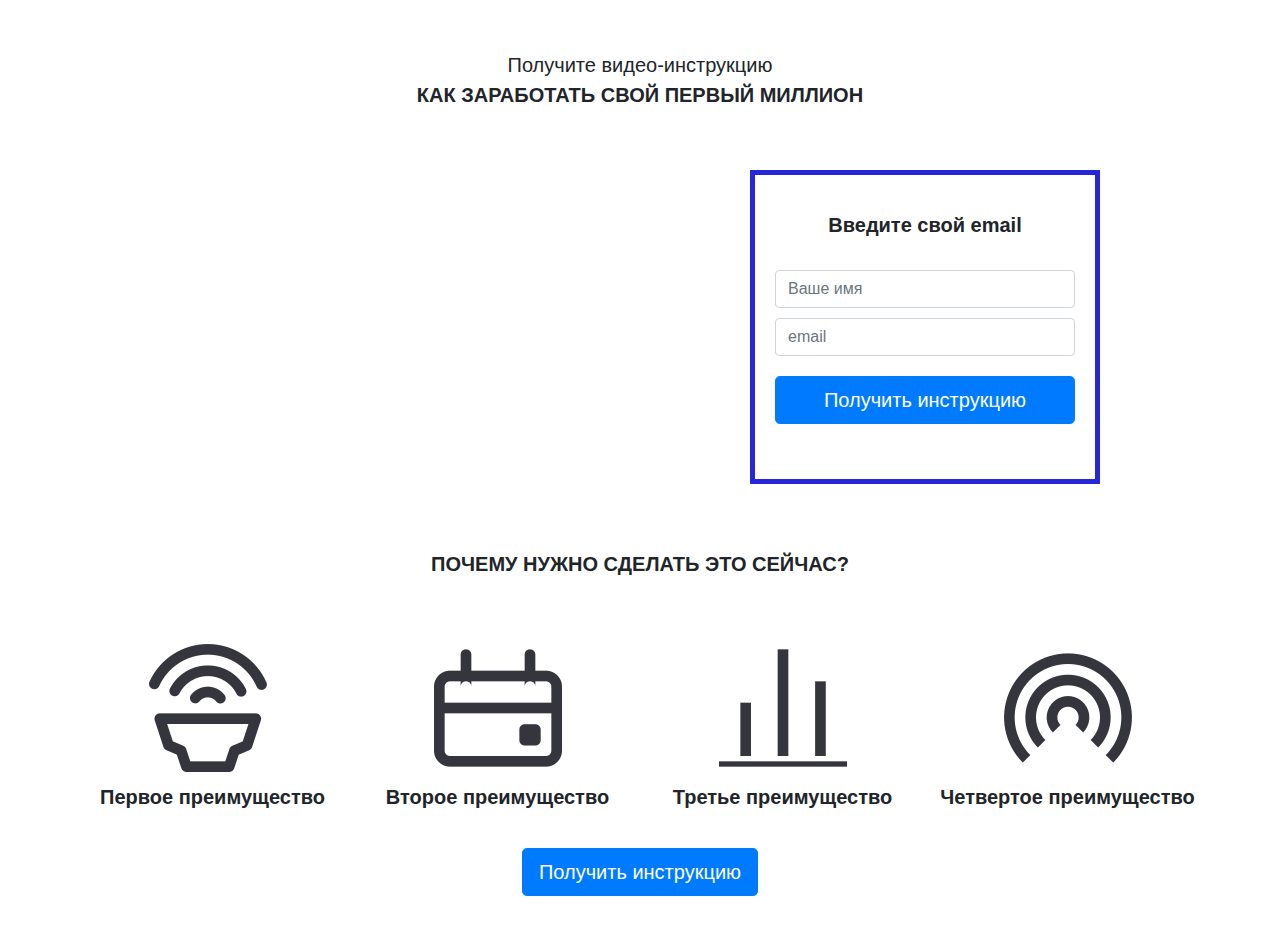
<file: FirstBootstrap/index.html>
<!DOCTYPE html>
<html lang="en">
<head>
	<meta charset="UTF-8">
	<meta name="viewport" content="width=device-width, initial-scale=1.0">
	<title>Document</title>
	<link rel="stylesheet" href="css/bootstrap.css"></link>
	<link rel="stylesheet" href="css/style.css"></link>
</head>
<body>
	
<div class="section">
	<div class="container">
		<div class="row">
			<div class="col-lg-6 mx-auto">
				<h1 class="header">
					<span>Получите видео-инструкцию</span>
					<strong>как заработать свой первый миллион</strong>
				</h1>
			</div>
		</div>
		<div class="row">
			<div class="col-lg-6 offset-lg-1">
				<iframe width="100%" height="315" src="https://www.youtube.com/embed/xpaurit-7u8" frameborder="0" allow="accelerometer; autoplay; encrypted-media; gyroscope; picture-in-picture" allowfullscreen></iframe>
			</div>
			<div class="col-lg-4">
				<div class="form">
					<p class="form-header text-center">Введите свой email</p>
					<form action="#">
						<input type="text" class="form-control input-group-lg" placeholder="Ваше имя">
						<input type="text" class="form-control input-group-lg" placeholder="email">
					</form>
					<button class="btn btn-primary btn-lg btn-block form-btn">Получить инструкцию</button>
				</div>
			</div>
		</div>
	</div>
</div>

<div class="section">
	<div class="container">
		<div class="row">
			<div class="col-lg-12">
				<h2 class="section-header text-uppercase text-center">Почему нужно сделать это сейчас?</h2>
			</div>
		</div>
		<div class="feature">
			<div class="row">
				<div class="col-lg-3 col-md-6">
					<div class="feature-box">
						<img src="img/1.png" alt="Первое преимущество">
						<p>Первое преимущество</p>
					</div>	
				</div>
				<div class="col-lg-3 col-md-6">
					<div class="feature-box">
						<img src="img/2.png" alt="Второе преимущество">
						<p>Второе преимущество</p>
					</div>
				</div>
				<div class="col-lg-3 col-md-6">
					<div class="feature-box">
						<img src="img/3.png" alt="Третье преимущество">
						<p>Третье преимущество</p>
					</div>
				</div>
				<div class="col-lg-3 col-md-6">
					<div class="feature-box">
						<img src="img/4.png" alt="Четвертое преимущество">
						<p>Четвертое преимущество</p>
					</div>
				</div>
			</div>
		</div>
		<button class="btn btn-primary btn-lg form-btn d-block text-center">Получить инструкцию</button>
	</div>
</div>

</body>
</html>
</file>
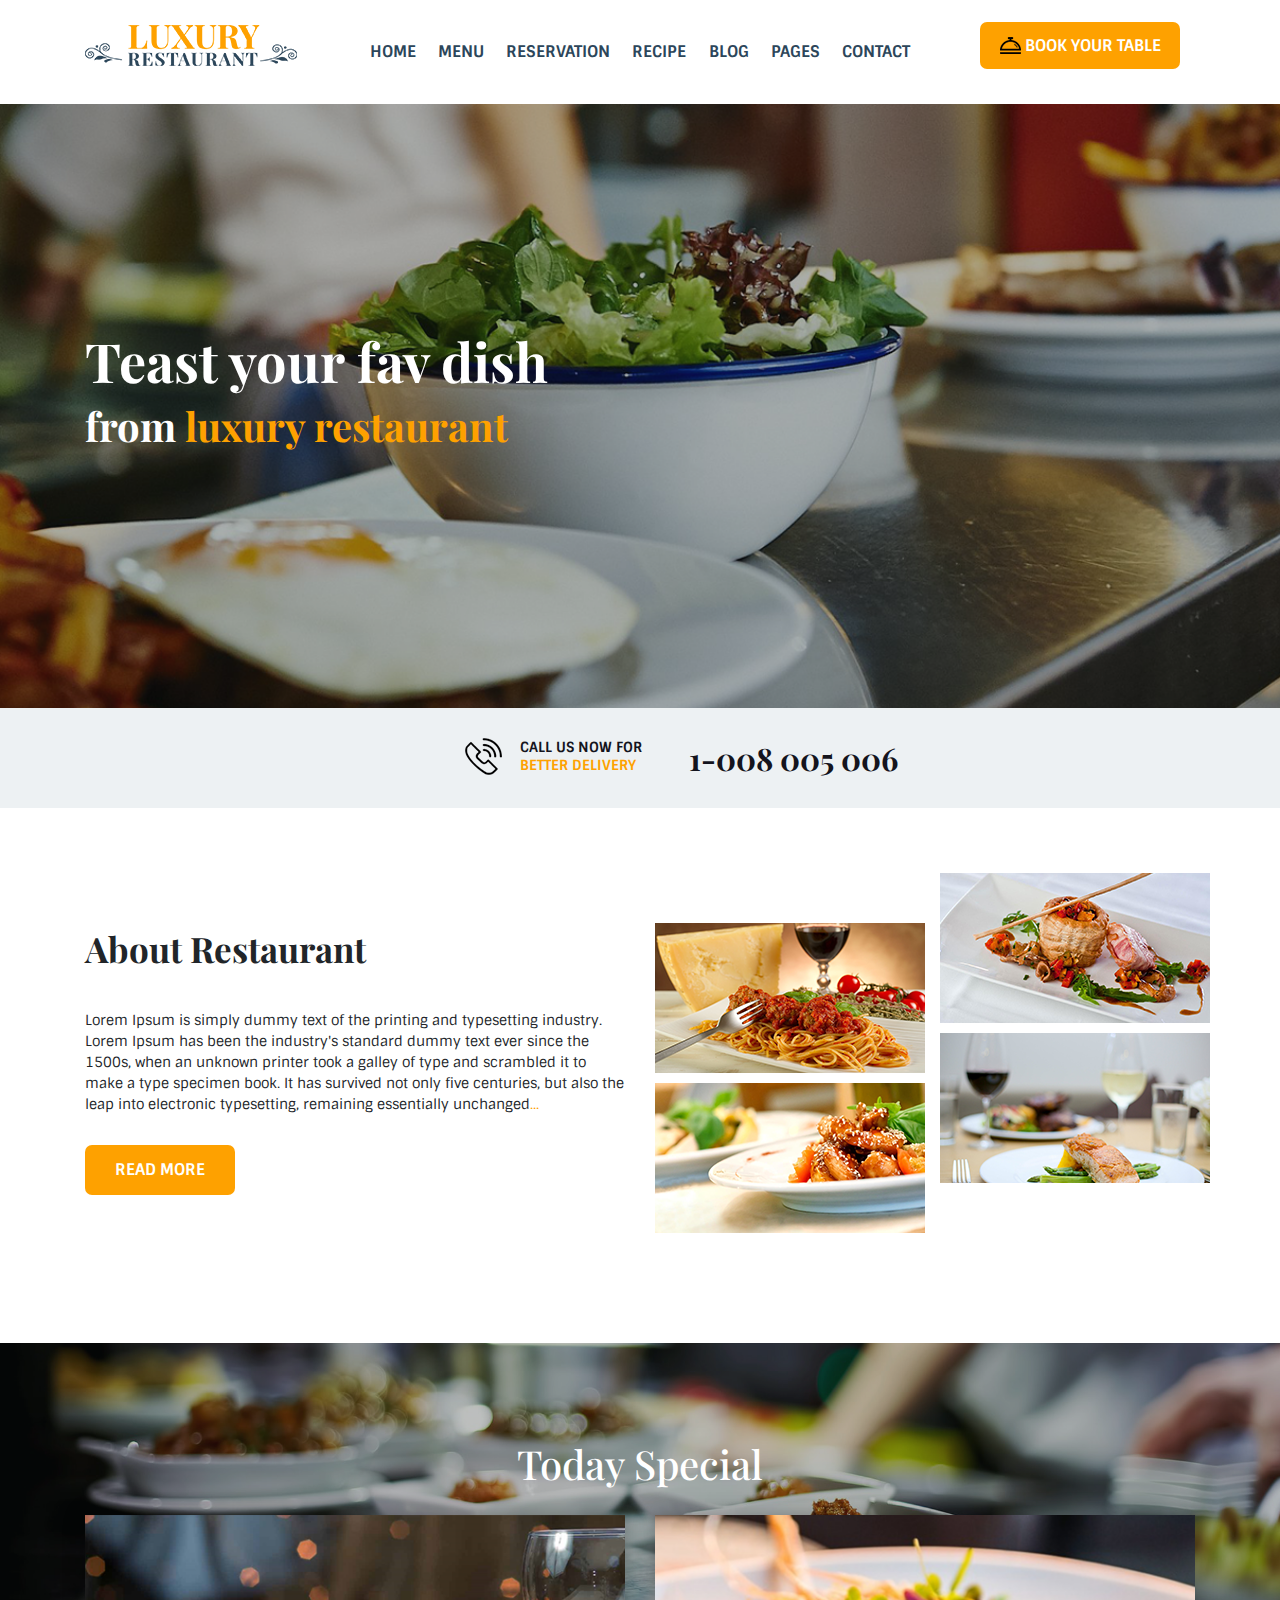
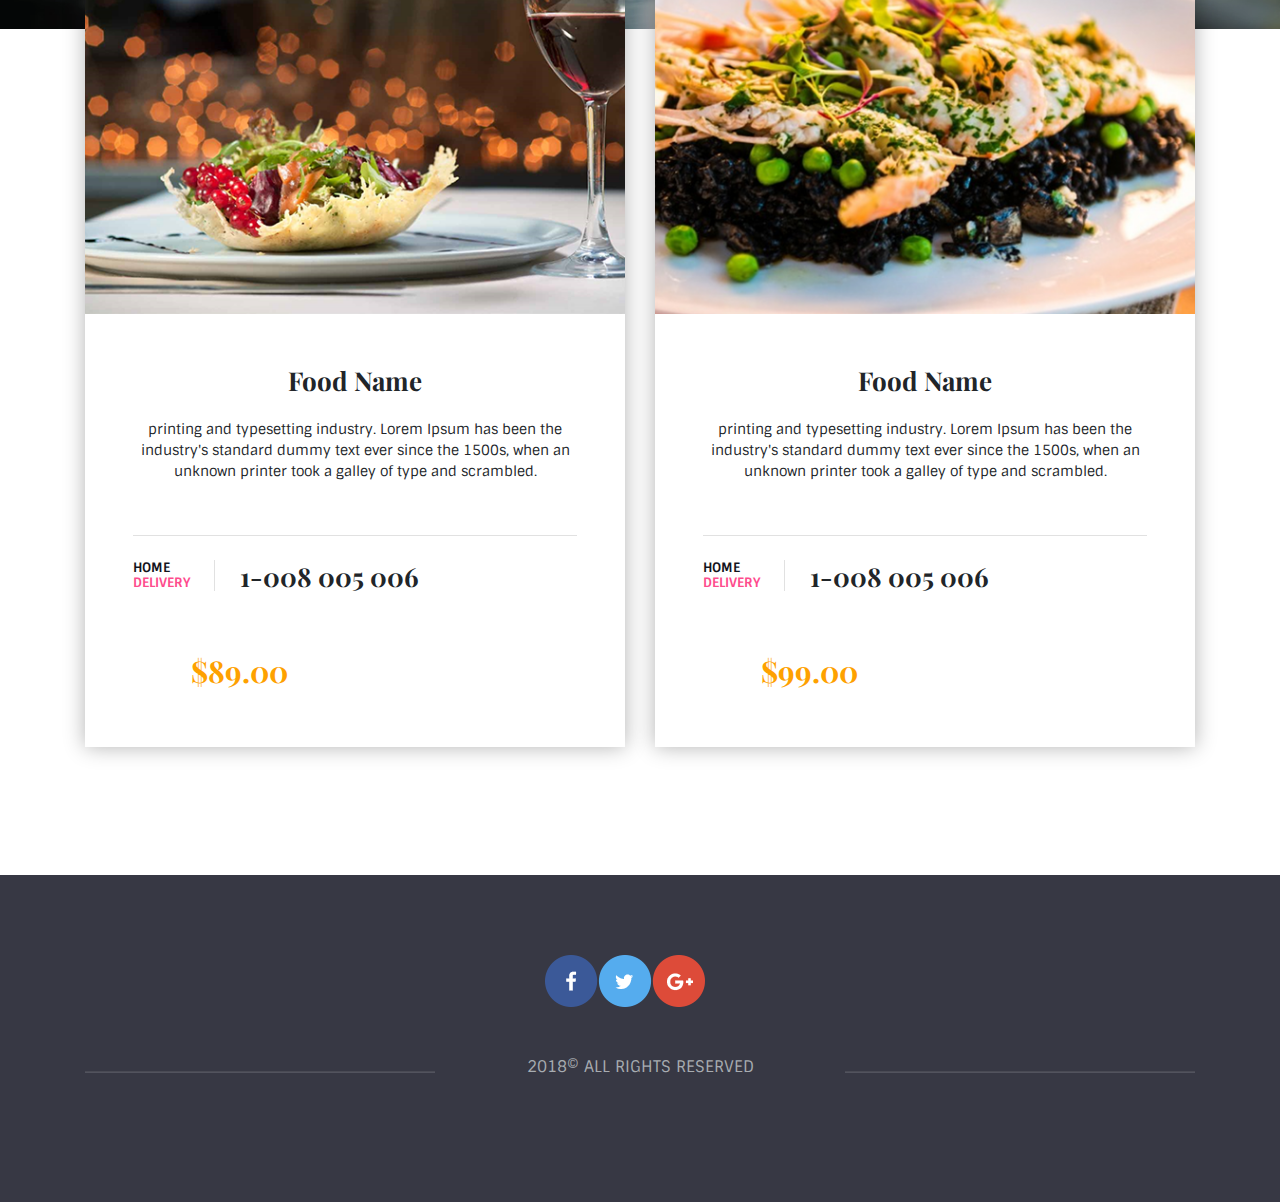
<file: Restaurant/index.html>
<!DOCTYPE html>
<html lang="en">
<head>
    <meta charset="UTF-8">
    <meta name="viewport" content="width=device-width, initial-scale=1.0">
    <link rel="stylesheet" href="bootstrap/bootstrap.css">
    <link rel="stylesheet" href="css/main.css">
    <link href="https://fonts.googleapis.com/css2?family=Playfair+Display:wght@700&family=Sintony:wght@400;700&display=swap" rel="stylesheet">
    <title>Document</title>
</head>
<body>

    <header>
        <div class="container">
            <div class="row">
                <div class="col-lg-3">
                    <img src="img/logo.png" alt="logo" class="logo">
                </div>
                <div class="col-lg-6">
                    <nav>
                        <a href="#">home</a>
                        <a href="#">menu</a>
                        <a href="#">reservation</a>
                        <a href="#">recipe</a>
                        <a href="#">blog</a>
                        <a href="#">pages</a>
                        <a href="#">contact</a>
                    </nav>
                </div>
                <div class="col-lg-3">
                    <button>
                        <img src="img/order.png" alt=" ">
                        book your table
                    </button>
                </div>
            </div>
        </div>
    </header>

    <div class="main">
        <div class="container">
            <div class="row">
                <div class="col-lg-6">
                    <h1>Teast your fav dish</h1>
                    <h2>from <span>luxury restaurant</span></h2>     
                </div>
            </div>
        </div>
    </div>
    <div class="contacts">
        <div class="container">
            <div class="row">
                    <img src="img/phone.png" alt=" ">
                    <p>call us now for<br><span>better delivery</span></p>
                    <p class="phone-number">1-008 005 006</p>
                </div>
            </div>
        </div>
    <div class="about">
        <div class="container">
            <div class="row">
                <div class="col-lg-6">
                    <h1>About Restaurant</h1>
                    <p>Lorem Ipsum is simply dummy text of the printing and typesetting industry. Lorem Ipsum has been the industry's standard dummy text ever since the 1500s, when an unknown printer took a galley of type and scrambled it to make a type specimen book. It has survived not only five centuries, but also the leap into electronic typesetting, remaining essentially unchanged<span>...</span></p>
                    <button>read more</button>
                </div>
                <div class="col-lg-3 column1">
                    <img src="img/food1.png" alt=" ">
                    <img src="img/food2.png" alt=" ">
                </div>
                <div class="col-lg-3 column2">
                    <img src="img/food3.png" alt=" ">
                    <img src="img/food4.png" alt=" ">
                </div>
            </div>
        </div>
    </div>
    <div class="special">
        <div class="container">
            <h1>Today Special</h1>
            <div class="row">
                <div class="col-lg-6">
                    <div class="dish">
                        <img src="img/dish1.png" alt=" ">
                        <div class="dish__description">
                            <h2>Food Name</h1>
                            <p>printing and typesetting industry. Lorem Ipsum has been the industry's standard dummy text ever since the 1500s, when an unknown printer took a galley of type and scrambled.</p>
                        </div>
                        <div class="dish__info">
                            <p class="info__text">home <br><span>delivery</span></p>
                            <p class="number">1-008 005 006</p>
                            <p class="price">$89.00</p>
                        </div>
                    </div>
                </div>
                <div class="col-lg-6">
                    <div class="dish">
                        <img src="img/dish.png" alt=" ">
                        <div class="dish__description">
                            <h2>Food Name</h1>
                            <p>printing and typesetting industry. Lorem Ipsum has been the industry's standard dummy text ever since the 1500s, when an unknown printer took a galley of type and scrambled.</p>
                        </div>
                        <div class="dish__info">
                            <p class="info__text">home <br><span>delivery</span></p>
                            <p class="number">1-008 005 006</p>
                            <p class="price">$99.00</p>
                        </div>
                    </div>
                </div>
            </div>
        </div>
    </div>
    <div class="footer">
        <div class="container">
            <div class="row">
                <div class="offset-lg-5 col-lg-2">
                    <img src="img/button.png" alt=" " class="slogo1">
                    <img src="img/button-1.png" alt=" " class="slogo2">
                    <img src="img/button-2.png" alt=" " class="slogo3">
                    <img src="img/fb.png" alt=" " class="slogoi1">
                    <img src="img/tw.png" alt=" " class="slogoi2">
                    <img src="img/g.png" alt=" " class="slogoi3">
                </div>
                <div class="offset-lg-5"></div>
                <div class="col-lg-4">
                    <hr>
                </div>
                <div class="col-lg-4">
                    2018&#169; ALL RIGHTS RESERVED
                </div>
                <div class="col-lg-4">
                    <hr>
                </div>
            </div>
        </div>
    </div>
</body>
</html>
</file>
<file: FirstBootstrap/css/style.css>
*, ::after, ::before{
    box-sizing: border-box;
}

body{
    font-family: Tahoma, sans-serif;
}

.section{
    padding: 30px 0;
}

.header{
    font-size: 20px;
    text-align: center;
    line-height: 1.5;
    margin-top: 20px;
    margin-bottom: 60px;
}

.header span{
    display: block;
}

.header strong{
    text-transform: uppercase;
}

.form{
    border: 5px solid #2727d9;
    padding: 35px 20px;
}

.form-header{
    font-size: 20px;
    font-weight: 900;
    margin-bottom: 30px;
}

.form input{
    margin-bottom: 10px;    
}

.form-btn{
    margin: 20px auto;
}

.section-header{
    font-size: 20px;
    font-weight: 900;
}

.feature{
    text-align: center;
    margin-top: 60px;
}

.feature-box p{
    font-weight: 700;
    font-size: 20px;
    margin-top: 10px;
}
</file>
<file: Restaurant/css/main.css>
*,::after,::before{box-sizing:border-box}body{font-family:'Sintony',sans-serif}.container{width:1230px}header .logo{margin-bottom:25px;margin-top:25px}header button{margin-right:0;margin-left:40px;margin-bottom:22px;margin-top:22px;width:200px;height:47px;background-color:#fea100;border:0;border-radius:7px;text-transform:uppercase;font-weight:700;color:#fff}nav{margin-bottom:40px;margin-top:40px;display:flex;justify-content:space-between}nav a{color:#2c465a;font-weight:700;text-transform:uppercase}nav a:hover{text-decoration:none;color:#2c465a}.main{background-image:url(../img/firstbg.png);background-size:cover;background-position:center;color:#fff}.main .col-lg-6{margin-top:225px;margin-bottom:250px}.main h1{font-family:"Playfair Display",sans-serif;font-size:54px;font-weight:700}.main h2{font-family:"Playfair Display",sans-serif;font-size:40px;font-weight:700}.main span{color:#fea100}.contacts{background-color:#edf1f3}.contacts img{display:inline-block;height:37px;margin:30px 0 30px 395px}.contacts p{display:inline-block;text-transform:uppercase;font-weight:700;font-size:14px;color:#14141d;line-height:1.3;margin:30px 47px 30px 18px}.contacts span{color:#fea100}.contacts .phone-number{display:inline-block;font-family:"Playfair Display",sans-serif;font-size:31px;margin:30px 0 30px 0}.about h1{font-size:35px;font-weight:700;font-family:"Playfair Display",sans-serif;margin:120px 0 40px 0}.about p{font-size:14px;margin-bottom:30px}.about span{color:#fea100}.about button{margin-bottom:120px;width:150px;height:50px;background-color:#fea100;border:0;border-radius:7px;text-transform:uppercase;font-weight:700;color:#fff}.about .column1{padding-top:115px;padding-bottom:100px}.about .column2{padding-top:65px;padding-bottom:150px}.about img{margin-bottom:10px}.special{background-image:url(../img/third-bg.png);background-size:100% auto;background-position:center top;background-repeat:no-repeat;padding-top:97px}.special h1{text-align:center;margin-bottom:27px;color:#fff;font-family:"Playfair Display",sans-serif}.special .dish{width:540px;box-shadow:0 0 20px rgba(0,0,0,0.3);margin-bottom:128px}.special .dish img{width:540px;margin-bottom:51px}.special .dish h2{font-weight:700;font-size:26px;font-family:"Playfair Display",sans-serif;text-align:center;margin-bottom:23px}.special .dish p{font-size:14px;text-align:center;margin-bottom:53px;margin:0 47px 53px 47px}.special .dish .dish__info{border-top:1px solid #e1e1e1;margin:0 48px 0 48px}.special .dish .dish__info .info__text{text-transform:uppercase;font-weight:700;font-size:13px;color:#14141d;text-align:left;line-height:1.2;margin:24px 0 35px 0;padding-right:24px;border-right:1px solid #e1e1e1}.special .dish .dish__info .info__text span{color:#fe4c8d}.special .dish .dish__info .number{font-size:26px;font-weight:700;font-family:"Playfair Display",sans-serif;margin-left:20px}.special .dish .dish__info .price{margin-left:0;font-size:30px;font-weight:700;font-family:"Playfair Display",sans-serif;color:#fea100;margin-left:58.3px}.special .dish .info__text,.special .dish .number,.special .dish .price{display:inline-block;margin-right:0}.footer{padding-top:80px;background-color:#373844}.footer .col-lg-2{display:flex;justify-content:space-between;padding-bottom:50px;position:relative;top:0;left:0}.footer .col-lg-2 .slogo1{position:absolute;top:0;left:0}.footer .col-lg-2 .slogoi1{height:20px;width:11px;position:absolute;top:16px;left:21px}.footer .col-lg-2 .slogo2{position:absolute;top:0;left:53px}.footer .col-lg-2 .slogoi2{height:15px;width:18px;position:absolute;top:19px;left:70px}.footer .col-lg-2 .slogo3{position:absolute;top:0;left:107px}.footer .col-lg-2 .slogoi3{height:18px;width:26px;position:absolute;top:18px;left:122px}.footer hr{background-color:#52535e;height:1px;width:100%}.footer .col-lg-4{text-align:center;vertical-align:middle;color:#a7acb1;margin-bottom:113px;margin-top:50px}
</file>
